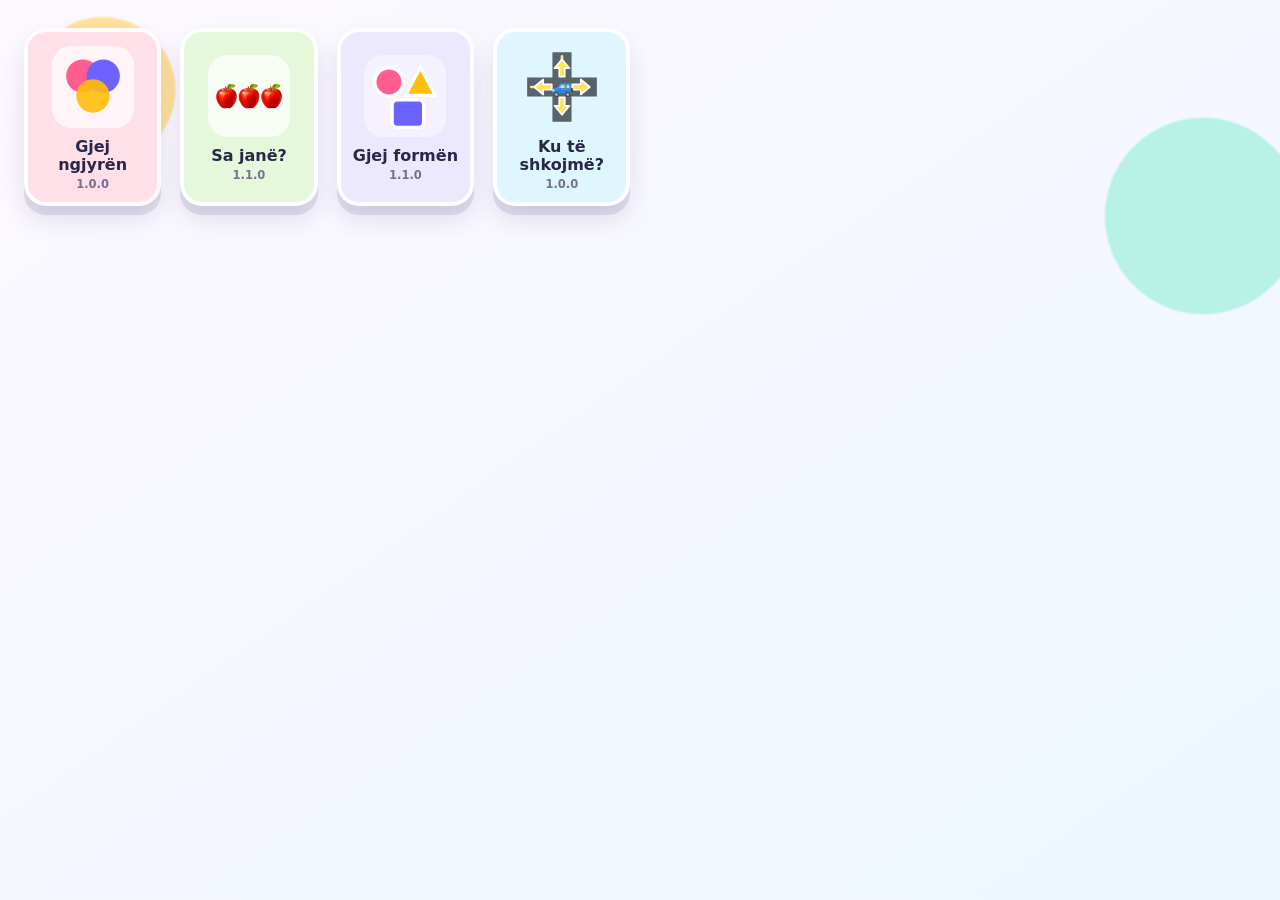
<file: index.html>
<!doctype html>
<html lang="sq">
  <head>
    <meta charset="UTF-8" />
    <meta name="viewport" content="width=device-width, initial-scale=1, viewport-fit=cover" />
    <meta name="theme-color" content="#6c63ff" />
    <title>Lojërat e mia</title>
    <link rel="stylesheet" href="styles.css" />
    <script src="app.js" defer></script>
  </head>
  <body>
    <main class="dashboard">
      <section aria-labelledby="apps-heading">
        <h2 id="apps-heading" class="visually-hidden">Lojëra dhe aktivitete</h2>
        <div id="app-grid" class="app-grid" aria-live="polite">
          <p class="loading">Po ngarkohen lojërat…</p>
        </div>
      </section>
    </main>
  </body>
</html>
</file>
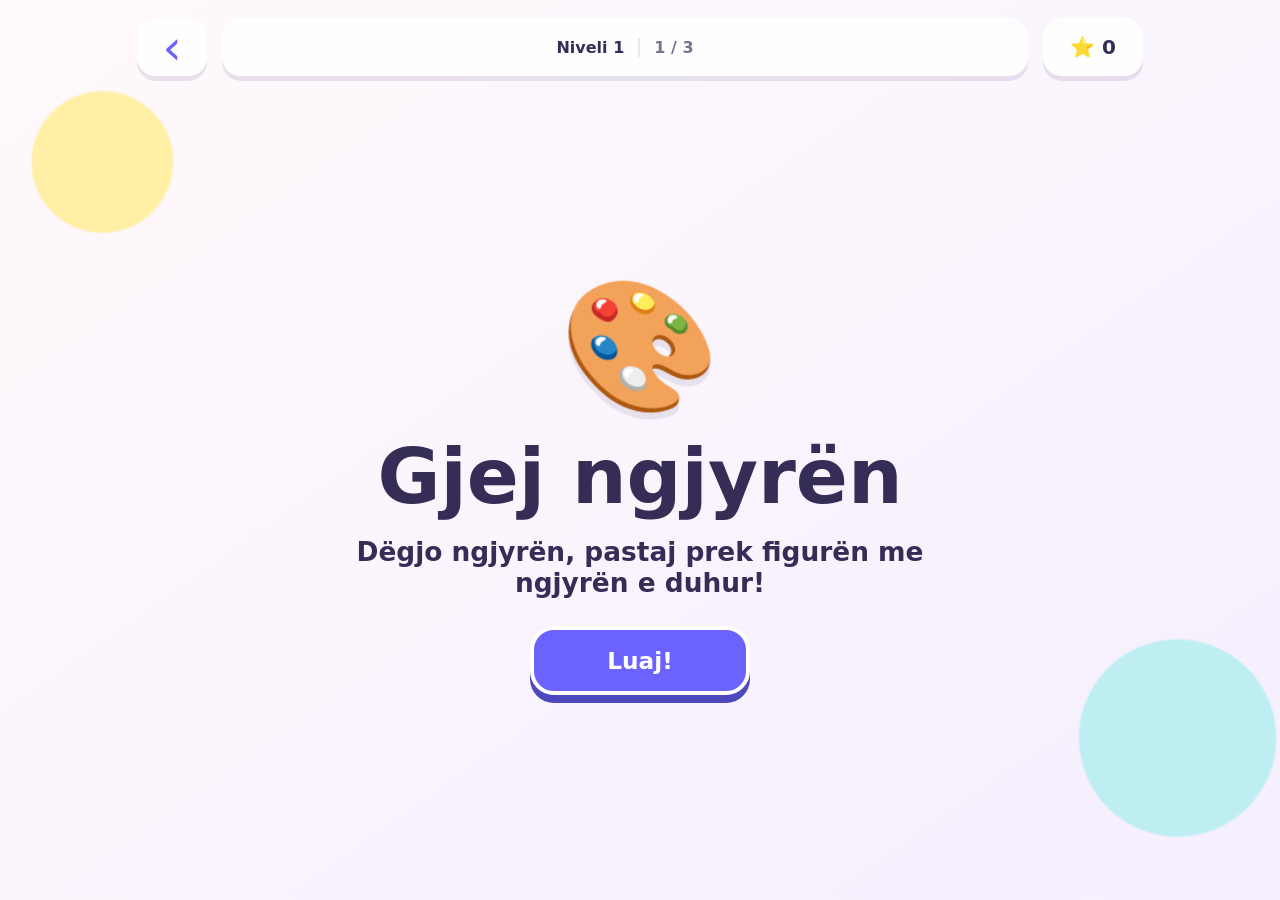
<file: apps/color-match/index.html>
<!doctype html>
<html lang="sq">
  <head>
    <meta charset="UTF-8" />
    <meta name="viewport" content="width=device-width, initial-scale=1, viewport-fit=cover" />
    <meta name="theme-color" content="#ffedf3" />
    <title>Gjej ngjyrën</title>
    <script>
      if (!location.pathname.endsWith("/") && !location.pathname.endsWith(".html")) {
        location.replace(`${location.pathname}/${location.search}${location.hash}`);
      }
    </script>
    <link rel="icon" href="icon.svg" type="image/svg+xml" />
    <link rel="stylesheet" href="game.css" />
    <script src="game.js" defer></script>
  </head>
  <body>
    <main class="game-shell">
      <header class="game-header">
        <a class="home-button" href="../../index.html" aria-label="Kthehu te të gjitha lojërat">‹</a>
        <div class="level-box">
          <span id="level-label">Niveli 1</span>
          <span id="round-label">1 / 3</span>
        </div>
        <div class="score-box" aria-label="Pikët e tanishme">⭐ <span id="score">0</span></div>
      </header>

      <section id="start-screen" class="panel start-screen">
        <div class="rainbow" aria-hidden="true">🎨</div>
        <h1>Gjej ngjyrën</h1>
        <p>Dëgjo ngjyrën, pastaj prek figurën me ngjyrën e duhur!</p>
        <button id="start-button" class="primary-button" type="button">Luaj!</button>
      </section>

      <section id="play-screen" class="play-screen hidden" aria-labelledby="instruction">
        <div class="timer-track" aria-label="Koha e mbetur">
          <div id="timer-bar" class="timer-bar"></div>
        </div>

        <div class="prompt-row">
          <h1 id="instruction">Cilën ngjyrë dëgjove?</h1>
          <button id="repeat-button" class="repeat-button" type="button" aria-label="Dëgjoje ngjyrën përsëri">🔊</button>
        </div>

        <div id="choices" class="choices" aria-label="Zgjedhjet e ngjyrave"></div>
        <p id="feedback" class="feedback" aria-live="assertive">Dëgjo me kujdes!</p>
      </section>

      <section id="end-screen" class="panel end-screen hidden" aria-live="polite">
        <div id="result-picture" class="result-picture" aria-hidden="true"></div>
        <h1 id="result-title"></h1>
        <p id="result-score"></p>
        <button id="restart-button" class="primary-button" type="button"></button>
        <a class="dashboard-link" href="../../index.html">Kthehu te lojërat</a>
      </section>

      <div id="confetti" class="confetti" aria-hidden="true"></div>
      <audio id="color-audio" preload="auto" playsinline></audio>
    </main>
  </body>
</html>
</file>
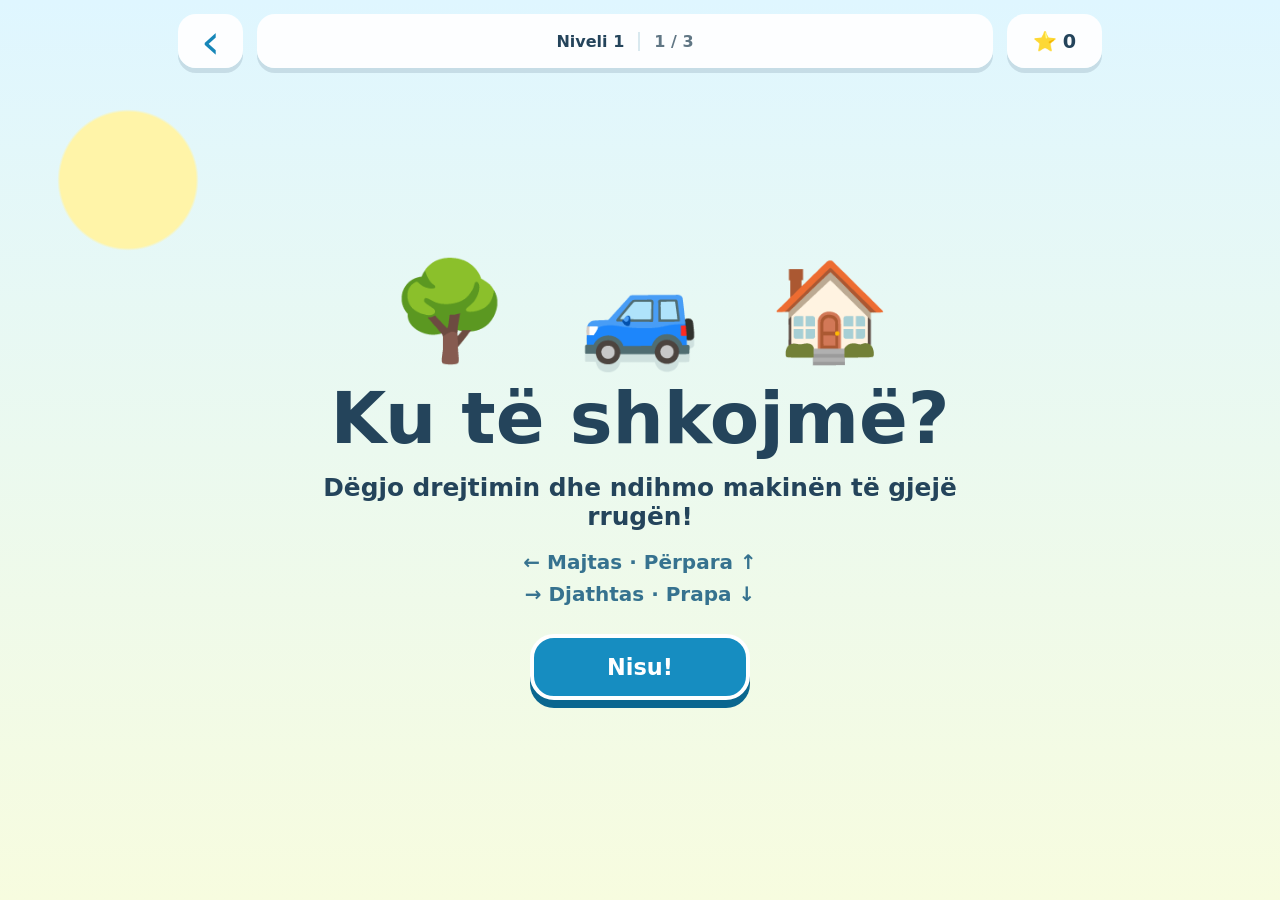
<file: apps/direction-drive/index.html>
<!doctype html>
<html lang="sq">
  <head>
    <meta charset="UTF-8" />
    <meta name="viewport" content="width=device-width, initial-scale=1, viewport-fit=cover" />
    <meta name="theme-color" content="#dff6ff" />
    <title>Ku të shkojmë?</title>
    <script>
      if (!location.pathname.endsWith("/") && !location.pathname.endsWith(".html")) {
        location.replace(location.pathname + "/" + location.search + location.hash);
      }
    </script>
    <link rel="icon" href="icon.svg" type="image/svg+xml" />
    <link rel="stylesheet" href="game.css" />
    <script src="game.js" defer></script>
  </head>
  <body>
    <main class="game-shell">
      <header class="game-header">
        <a class="home-button" href="../../index.html" aria-label="Kthehu te të gjitha lojërat">‹</a>
        <div class="level-box"><span id="level-label">Niveli 1</span><span id="round-label">1 / 3</span></div>
        <div class="score-box" aria-label="Pikët e tanishme">⭐ <span id="score">0</span></div>
      </header>
      <section id="start-screen" class="panel start-screen">
        <div class="start-scene" aria-hidden="true"><span>🌳</span><span class="start-car">🚙</span><span>🏠</span></div>
        <h1>Ku të shkojmë?</h1>
        <p>Dëgjo drejtimin dhe ndihmo makinën të gjejë rrugën!</p>
        <div class="word-preview" aria-hidden="true">← Majtas · Përpara ↑<br />→ Djathtas · Prapa ↓</div>
        <button id="start-button" class="primary-button" type="button">Nisu!</button>
      </section>
      <section id="play-screen" class="play-screen hidden" aria-labelledby="instruction">
        <div class="timer-track" aria-label="Koha e mbetur"><div id="timer-bar" class="timer-bar"></div></div>
        <div class="prompt-row">
          <h1 id="instruction">Dëgjo drejtimin!</h1>
          <button id="repeat-button" class="repeat-button" type="button" aria-label="Dëgjo drejtimin përsëri">🔊</button>
        </div>
        <div id="road" class="road" aria-label="Kryqëzim me katër drejtime">
          <div class="road-line vertical"></div><div class="road-line horizontal"></div>
          <span id="destination" class="destination" aria-hidden="true"></span>
          <span id="car" class="car" aria-hidden="true">🚙</span>
          <div id="controls" class="controls">
            <button class="direction forward" data-direction="forward" type="button" aria-label="Përpara"><span class="arrow">↑</span><span class="direction-label">Përpara</span></button>
            <button class="direction left" data-direction="left" type="button" aria-label="Majtas"><span class="arrow">←</span><span class="direction-label">Majtas</span></button>
            <button class="direction right" data-direction="right" type="button" aria-label="Djathtas"><span class="arrow">→</span><span class="direction-label">Djathtas</span></button>
            <button class="direction backward" data-direction="backward" type="button" aria-label="Prapa"><span class="arrow">↓</span><span class="direction-label">Prapa</span></button>
          </div>
        </div>
        <p id="feedback" class="feedback" aria-live="assertive">Dëgjo me kujdes!</p>
      </section>
      <section id="end-screen" class="panel end-screen hidden" aria-live="polite">
        <div id="result-picture" class="result-picture" aria-hidden="true"></div>
        <h1 id="result-title"></h1><p id="result-score"></p>
        <button id="restart-button" class="primary-button" type="button"></button>
        <a class="dashboard-link" href="../../index.html">Kthehu te lojërat</a>
      </section>
      <div id="confetti" class="confetti" aria-hidden="true"></div>
      <audio id="direction-audio" preload="auto" playsinline></audio>
    </main>
  </body>
</html>
</file>
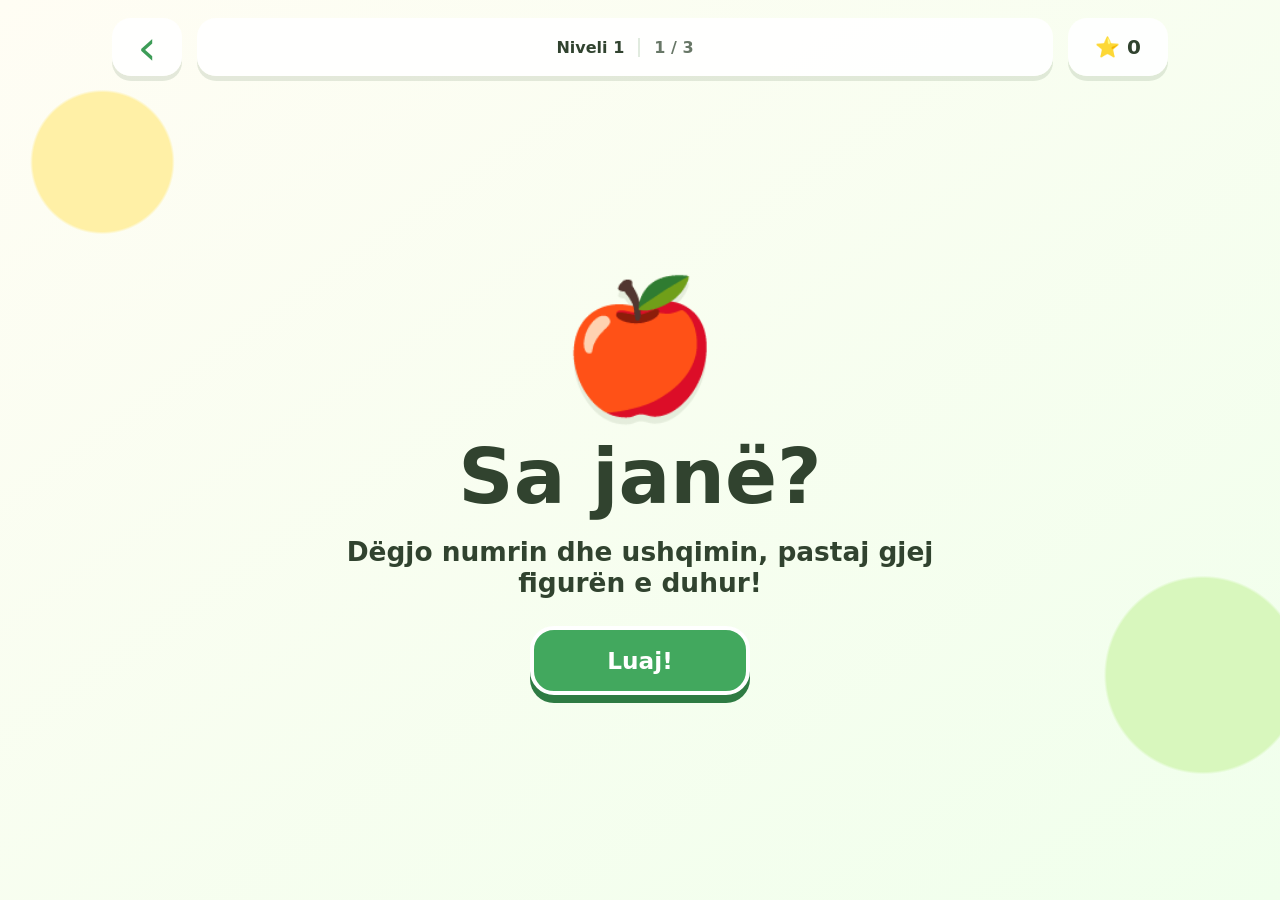
<file: apps/fruit-counting/index.html>
<!doctype html>
<html lang="sq">
  <head>
    <meta charset="UTF-8" />
    <meta name="viewport" content="width=device-width, initial-scale=1, viewport-fit=cover" />
    <meta name="theme-color" content="#f7fff2" />
    <title>Sa janë?</title>
    <script>
      if (!location.pathname.endsWith("/") && !location.pathname.endsWith(".html")) {
        location.replace(`${location.pathname}/${location.search}${location.hash}`);
      }
    </script>
    <link rel="icon" href="assets/counts/apple/3.png" type="image/png" />
    <link rel="stylesheet" href="game.css" />
    <script src="game.js" defer></script>
  </head>
  <body>
    <main class="game-shell">
      <header class="game-header">
        <a class="home-button" href="../../index.html" aria-label="Kthehu te të gjitha lojërat">‹</a>
        <div class="level-box">
          <span id="level-label">Niveli 1</span>
          <span id="round-label">1 / 3</span>
        </div>
        <div class="score-box" aria-label="Pikët e tanishme">⭐ <span id="score">0</span></div>
      </header>

      <section id="start-screen" class="panel start-screen">
        <div class="start-picture" aria-hidden="true">🍎</div>
        <h1>Sa janë?</h1>
        <p>Dëgjo numrin dhe ushqimin, pastaj gjej figurën e duhur!</p>
        <button id="start-button" class="primary-button" type="button" disabled>Po ngarkohet…</button>
      </section>

      <section id="play-screen" class="play-screen hidden" aria-labelledby="instruction">
        <div class="timer-track" aria-label="Koha e mbetur">
          <div id="timer-bar" class="timer-bar"></div>
        </div>

        <div class="prompt-row">
          <h1 id="instruction">Sa janë?</h1>
          <button id="repeat-button" class="repeat-button" type="button" aria-label="Dëgjoje përsëri">🔊</button>
        </div>

        <div id="choices" class="choices" aria-label="Zgjedhjet"></div>
        <p id="feedback" class="feedback" aria-live="assertive">Dëgjo me kujdes!</p>
      </section>

      <section id="end-screen" class="panel end-screen hidden" aria-live="polite">
        <div id="result-picture" class="result-picture" aria-hidden="true"></div>
        <h1 id="result-title"></h1>
        <p id="result-score"></p>
        <button id="restart-button" class="primary-button" type="button"></button>
        <a class="dashboard-link" href="../../index.html">Kthehu te lojërat</a>
      </section>

      <div id="confetti" class="confetti" aria-hidden="true"></div>
      <audio id="prompt-audio" preload="auto" playsinline></audio>
    </main>
  </body>
</html>
</file>
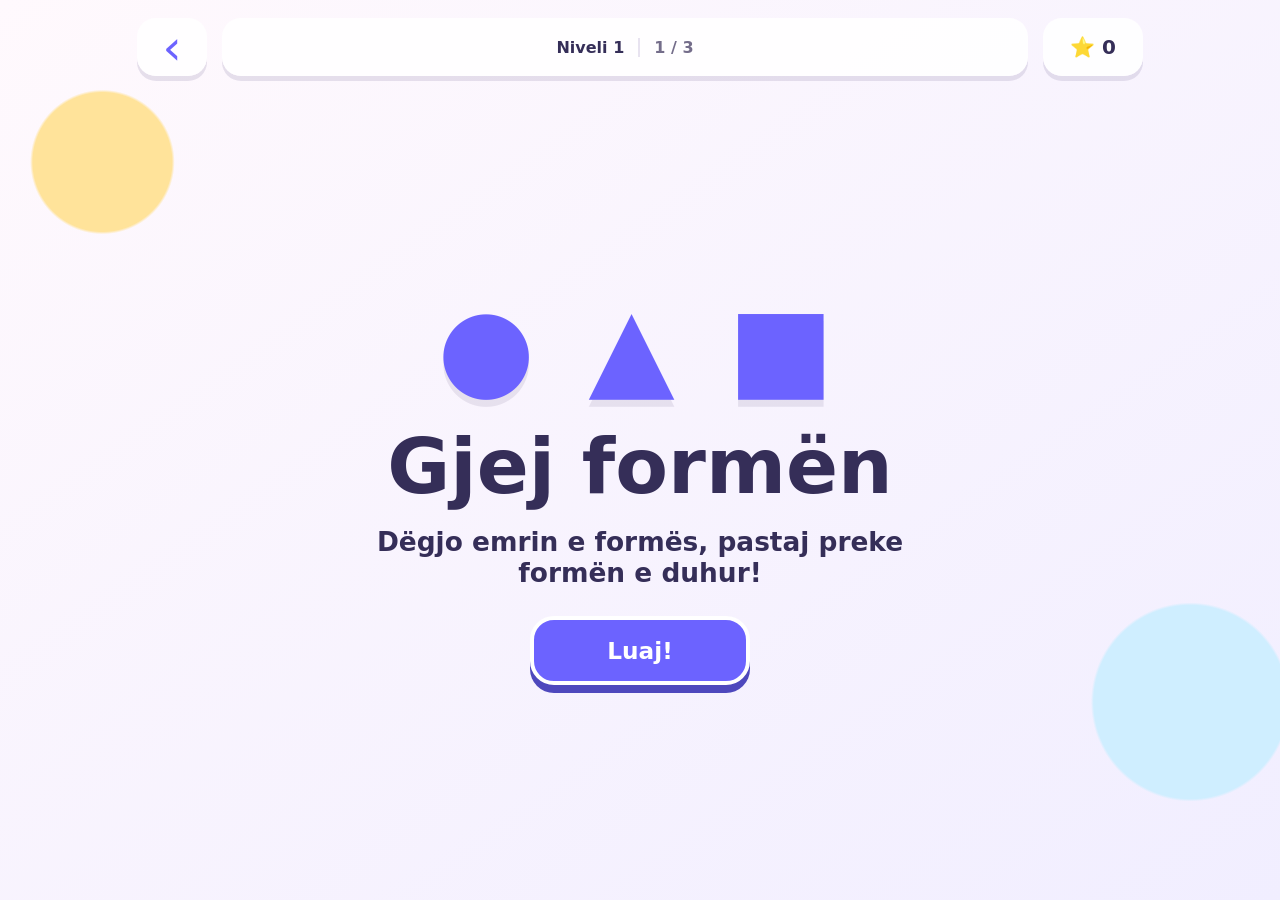
<file: apps/shape-match/index.html>
<!doctype html>
<html lang="sq">
  <head>
    <meta charset="UTF-8" />
    <meta name="viewport" content="width=device-width, initial-scale=1, viewport-fit=cover" />
    <meta name="theme-color" content="#f5f2ff" />
    <title>Gjej formën</title>
    <script>
      if (!location.pathname.endsWith("/") && !location.pathname.endsWith(".html")) {
        location.replace(`${location.pathname}/${location.search}${location.hash}`);
      }
    </script>
    <link rel="icon" href="icon.svg" type="image/svg+xml" />
    <link rel="stylesheet" href="game.css" />
    <script src="game.js" defer></script>
  </head>
  <body>
    <main class="game-shell">
      <header class="game-header">
        <a class="home-button" href="../../index.html" aria-label="Kthehu te të gjitha lojërat">‹</a>
        <div class="level-box">
          <span id="level-label">Niveli 1</span>
          <span id="round-label">1 / 3</span>
        </div>
        <div class="score-box" aria-label="Pikët e tanishme">⭐ <span id="score">0</span></div>
      </header>

      <section id="start-screen" class="panel start-screen">
        <div class="shape-symbols" aria-hidden="true">● ▲ ■</div>
        <h1>Gjej formën</h1>
        <p>Dëgjo emrin e formës, pastaj preke formën e duhur!</p>
        <button id="start-button" class="primary-button" type="button">Luaj!</button>
      </section>

      <section id="play-screen" class="play-screen hidden" aria-labelledby="instruction">
        <div class="timer-track" aria-label="Koha e mbetur">
          <div id="timer-bar" class="timer-bar"></div>
        </div>

        <div class="prompt-row">
          <h1 id="instruction">Cilën formë dëgjove?</h1>
          <button id="repeat-button" class="repeat-button" type="button" aria-label="Dëgjoje formën përsëri">🔊</button>
        </div>

        <div id="choices" class="choices" aria-label="Zgjedhjet e formave"></div>
        <p id="feedback" class="feedback" aria-live="assertive">Dëgjo me kujdes!</p>
      </section>

      <section id="end-screen" class="panel end-screen hidden" aria-live="polite">
        <div id="result-picture" class="result-picture" aria-hidden="true"></div>
        <h1 id="result-title"></h1>
        <p id="result-score"></p>
        <button id="restart-button" class="primary-button" type="button"></button>
        <a class="dashboard-link" href="../../index.html">Kthehu te lojërat</a>
      </section>

      <div id="confetti" class="confetti" aria-hidden="true"></div>
      <audio id="shape-audio" preload="auto" playsinline></audio>
    </main>
  </body>
</html>
</file>
<file: styles.css>
:root {
  font-family: "Trebuchet MS", "Arial Rounded MT Bold", system-ui, sans-serif;
  color: #292748;
  background: #f7f3ff;
  font-synthesis: none;
}

* { box-sizing: border-box; }

body {
  min-height: 100vh;
  min-height: 100dvh;
  margin: 0;
  background:
    radial-gradient(circle at 8% 10%, #ffe19c 0 5%, transparent 5.2%),
    radial-gradient(circle at 94% 24%, #b8f2e6 0 7%, transparent 7.2%),
    linear-gradient(145deg, #fdf8ff, #edf7ff);
}

.dashboard {
  width: min(1400px, 100%);
  min-height: 100vh;
  margin: auto;
  padding: max(28px, env(safe-area-inset-top)) max(24px, env(safe-area-inset-right)) max(32px, env(safe-area-inset-bottom)) max(24px, env(safe-area-inset-left));
}

.app-grid {
  display: grid;
  grid-template-columns: repeat(8, minmax(0, 1fr));
  gap: clamp(12px, 1.5vw, 20px);
}

.app-card {
  display: flex;
  min-height: 150px;
  padding: 14px 10px 12px;
  align-items: center;
  flex-direction: column;
  justify-content: center;
  gap: 10px;
  color: #292748;
  text-align: center;
  text-decoration: none;
  border: 4px solid rgba(255,255,255,.9);
  border-radius: 22px;
  background: var(--card-color, #fff);
  box-shadow: 0 9px 0 rgba(59, 51, 105, .12), 0 14px 25px rgba(59, 51, 105, .12);
  transition: transform .15s ease, box-shadow .15s ease;
  -webkit-tap-highlight-color: transparent;
  touch-action: manipulation;
}

.app-card:hover, .app-card:focus-visible {
  outline: none;
  transform: translateY(-5px) scale(1.02);
  box-shadow: 0 12px 0 rgba(59, 51, 105, .12), 0 18px 30px rgba(59, 51, 105, .16);
}

.app-card:active { transform: translateY(4px); box-shadow: 0 4px 0 rgba(59, 51, 105, .12); }
.app-icon { width: 82px; height: 82px; object-fit: cover; border-radius: 20px; background: rgba(255,255,255,.7); }
.app-details { display: block; width: 100%; }
.app-title { display: block; width: 100%; font-size: 1rem; font-weight: 900; line-height: 1.15; }
.app-version { display: block; width: 100%; margin-top: 4px; color: #77708e; font-size: .72rem; font-weight: 800; line-height: 1; }
.loading, .error { grid-column: 1 / -1; padding: 50px; text-align: center; font-size: 1.2rem; }
.error { color: #a33b3b; }
.visually-hidden { position: absolute; width: 1px; height: 1px; padding: 0; margin: -1px; overflow: hidden; clip: rect(0,0,0,0); white-space: nowrap; border: 0; }

@media (max-width: 1000px) {
  .app-grid { grid-template-columns: repeat(6, minmax(0, 1fr)); }
}

@media (max-width: 740px) {
  .app-grid { grid-template-columns: repeat(4, minmax(0, 1fr)); }
}

@media (max-width: 520px) {
  .dashboard { padding-inline: 16px; }
  .app-grid { grid-template-columns: repeat(2, minmax(0, 1fr)); gap: 14px; }
  .app-card { min-height: 165px; padding: 15px 10px; border-radius: 22px; }
  .app-icon { width: 82px; height: 82px; border-radius: 20px; }
  .app-title { font-size: 1.05rem; }
}

@media (prefers-reduced-motion: reduce) { .app-card { transition: none; } }
</file>
<file: apps/color-match/game.css>
:root {
  font-family: "Trebuchet MS", "Arial Rounded MT Bold", system-ui, sans-serif;
  color: #362d56;
  background: #fff6f9;
  font-synthesis: none;
}

* { box-sizing: border-box; }

body {
  min-height: 100vh;
  min-height: 100dvh;
  margin: 0;
  overflow-x: hidden;
  background:
    radial-gradient(circle at 8% 18%, #fff0a6 0 5%, transparent 5.2%),
    radial-gradient(circle at 92% 82%, #beeef2 0 7%, transparent 7.2%),
    linear-gradient(145deg, #fff9fb, #f5efff);
}

button, a { -webkit-tap-highlight-color: transparent; }
button { font: inherit; }

.game-shell {
  width: min(1050px, 100%);
  min-height: 100vh;
  min-height: 100dvh;
  margin: auto;
  padding: max(18px, env(safe-area-inset-top)) max(22px, env(safe-area-inset-right)) max(22px, env(safe-area-inset-bottom)) max(22px, env(safe-area-inset-left));
  position: relative;
}

.game-header {
  display: grid;
  grid-template-columns: 70px 1fr 100px;
  align-items: center;
  gap: 15px;
  margin-bottom: 16px;
}

.home-button, .score-box, .level-box {
  min-height: 58px;
  border-radius: 19px;
  background: rgba(255, 255, 255, .9);
  box-shadow: 0 5px 0 rgba(79, 62, 125, .12);
}

.home-button {
  display: grid;
  place-items: center;
  color: #6c63ff;
  font-size: 3rem;
  line-height: 1;
  text-decoration: none;
}

.level-box { display: flex; align-items: center; justify-content: center; gap: 14px; font-weight: 900; }
.level-box span + span { padding-left: 14px; color: #77708e; border-left: 2px solid #e8e4f0; }
.score-box { display: flex; align-items: center; justify-content: center; gap: 7px; font-size: 1.25rem; font-weight: 900; }

.panel {
  min-height: calc(100dvh - 118px);
  display: flex;
  align-items: center;
  justify-content: center;
  flex-direction: column;
  text-align: center;
}

.start-screen h1, .end-screen h1 { margin: 10px 0; font-size: clamp(2.5rem, 7vw, 4.8rem); }
.start-screen p, .end-screen p { max-width: 600px; margin: 5px 0 28px; font-size: clamp(1.15rem, 3vw, 1.65rem); font-weight: 700; }
.rainbow, .result-picture { font-size: clamp(5rem, 15vw, 8rem); filter: drop-shadow(0 7px 0 rgba(70, 50, 100, .1)); }

.primary-button {
  min-width: 220px;
  padding: 17px 34px;
  border: 4px solid white;
  border-radius: 24px;
  color: white;
  background: #6c63ff;
  box-shadow: 0 8px 0 #4e48bd;
  font-size: 1.45rem;
  font-weight: 900;
  cursor: pointer;
}

.primary-button:active { transform: translateY(5px); box-shadow: 0 3px 0 #4e48bd; }
.play-screen { padding-top: 5px; }
.timer-track { height: 15px; overflow: hidden; border: 3px solid white; border-radius: 20px; background: #e7e2ee; box-shadow: 0 3px 8px rgba(55, 40, 90, .1); }
.timer-bar { width: 100%; height: 100%; border-radius: inherit; background: linear-gradient(90deg, #43c59e, #83e377); transform-origin: left; }

.prompt-row { min-height: 115px; display: flex; align-items: center; justify-content: center; gap: 18px; text-align: center; }
.prompt-row h1 { margin: 0; font-size: clamp(1.5rem, 4vw, 2.3rem); }
.repeat-button {
  flex: 0 0 auto;
  width: 62px;
  height: 62px;
  border: 0;
  border-radius: 50%;
  background: #fff;
  box-shadow: 0 5px 0 #dcd4e6;
  font-size: 1.65rem;
  cursor: pointer;
}
.repeat-button:active { transform: translateY(3px); box-shadow: 0 2px 0 #dcd4e6; }

.choices {
  display: grid;
  grid-template-columns: repeat(3, minmax(0, 1fr));
  align-items: center;
  gap: clamp(25px, 7vw, 70px);
  min-height: 330px;
  padding: 20px clamp(10px, 5vw, 55px);
}

.choice {
  width: 100%;
  aspect-ratio: 1;
  max-width: 220px;
  justify-self: center;
  border: 9px solid rgba(255, 255, 255, .95);
  background: var(--choice-color);
  box-shadow: 0 10px 0 rgba(52, 40, 82, .18), 0 16px 25px rgba(52, 40, 82, .12);
  cursor: pointer;
  transition: transform .12s ease, opacity .12s ease;
}

.choice.square { border-radius: 25px; }
.choice.circle { border-radius: 50%; }
.choice.triangle {
  position: relative;
  aspect-ratio: 1;
  border: 0;
  border-radius: 0;
  background: white;
  clip-path: polygon(50% 0, 100% 100%, 0 100%);
  box-shadow: none;
  filter: drop-shadow(0 10px 0 rgba(52, 40, 82, .18)) drop-shadow(0 8px 12px rgba(52, 40, 82, .12));
}

.choice.triangle::before {
  content: "";
  position: absolute;
  inset: 0;
  background: var(--choice-color);
  clip-path: polygon(50% 7%, 94% 94%, 6% 94%);
}

.choice:hover:not(:disabled), .choice:focus-visible { transform: scale(1.06); outline: 7px solid #fff; outline-offset: 5px; }
.choice:active:not(:disabled) { transform: translateY(6px); }
.choice:disabled { cursor: default; }
.choice.dimmed { opacity: .35; }
.choice.correct { animation: correct-pop .55s ease-in-out infinite alternate; outline: 8px solid #50c878; outline-offset: 6px; }
.choice.wrong { animation: wrong-shake .35s ease-in-out; outline: 8px solid #ff5364; outline-offset: 6px; }

.feedback { min-height: 48px; margin: 4px 0 0; text-align: center; font-size: clamp(1.25rem, 3vw, 1.7rem); font-weight: 900; }
.feedback.good { color: #16865d; }
.feedback.try { color: #d14354; }
.dashboard-link { margin-top: 24px; color: #60578a; font-size: 1.1rem; font-weight: 900; }
.confetti { position: fixed; inset: 0; overflow: hidden; pointer-events: none; }
.confetti-piece { position: absolute; top: -10vh; width: 13px; height: 25px; animation: confetti-fall var(--duration) linear var(--delay) forwards; }
.hidden { display: none !important; }

@keyframes correct-pop { to { transform: scale(1.1) rotate(3deg); } }
@keyframes wrong-shake { 25% { transform: translateX(-10px); } 50% { transform: translateX(10px); } 75% { transform: translateX(-7px); } }
@keyframes confetti-fall { to { transform: translate3d(var(--drift), 115vh, 0) rotate(760deg); } }

@media (max-width: 650px) {
  .game-shell { padding-inline: 14px; }
  .game-header { grid-template-columns: 55px 1fr 75px; gap: 8px; }
  .home-button, .score-box, .level-box { min-height: 50px; border-radius: 15px; }
  .home-button { font-size: 2.5rem; }
  .level-box { gap: 7px; font-size: .9rem; }
  .level-box span + span { padding-left: 7px; }
  .score-box { font-size: 1rem; }
  .choices { gap: 12px; min-height: 240px; padding-inline: 0; }
  .choice { border-width: 6px; border-radius: 16px; }
  .choice.triangle { height: auto; }
  .prompt-row { min-height: 105px; }
  .repeat-button { width: 54px; height: 54px; }
}

@media (prefers-reduced-motion: reduce) {
  .choice { transition: none; }
  .choice.correct { animation: none; }
  .confetti-piece { animation-duration: .01ms; }
}
</file>
<file: apps/direction-drive/game.css>
:root { font-family: "Trebuchet MS", "Arial Rounded MT Bold", system-ui, sans-serif; color: #24445b; background: #eaf9ff; font-synthesis: none; }
* { box-sizing: border-box; }
body { min-height: 100vh; min-height: 100dvh; margin: 0; overflow-x: hidden; background: radial-gradient(circle at 10% 20%, #fff4a8 0 5%, transparent 5.2%), linear-gradient(#dff6ff, #f7fcdf); }
button, a { -webkit-tap-highlight-color: transparent; }
button { font: inherit; }
.game-shell { width: min(960px, 100%); min-height: 100vh; min-height: 100dvh; margin: auto; padding: max(14px, env(safe-area-inset-top)) max(18px, env(safe-area-inset-right)) max(18px, env(safe-area-inset-bottom)) max(18px, env(safe-area-inset-left)); position: relative; }
.game-header { display: grid; grid-template-columns: 65px 1fr 95px; align-items: center; gap: 14px; margin-bottom: 12px; }
.home-button, .score-box, .level-box { min-height: 54px; border-radius: 18px; background: rgba(255,255,255,.94); box-shadow: 0 5px 0 rgba(36,68,91,.14); }
.home-button { display: grid; place-items: center; color: #1686b8; font-size: 3rem; line-height: 1; text-decoration: none; }
.level-box { display: flex; align-items: center; justify-content: center; gap: 14px; font-weight: 900; }
.level-box span + span { padding-left: 14px; color: #607684; border-left: 2px solid #d9e9ef; }
.score-box { display: flex; align-items: center; justify-content: center; gap: 6px; font-size: 1.2rem; font-weight: 900; }
.panel { min-height: calc(100dvh - 105px); display: flex; align-items: center; justify-content: center; flex-direction: column; text-align: center; }
.start-screen h1, .end-screen h1 { margin: 8px 0; font-size: clamp(2.5rem, 7vw, 4.5rem); }
.start-screen p, .end-screen p { max-width: 650px; margin: 5px 0 15px; font-size: clamp(1.15rem, 3vw, 1.55rem); font-weight: 700; }
.start-scene { display: flex; gap: clamp(24px, 7vw, 70px); align-items: center; font-size: clamp(3.5rem, 10vw, 6rem); }
.start-car { filter: drop-shadow(0 8px 0 rgba(36,68,91,.13)); }
.word-preview { margin-bottom: 24px; color: #36728f; font-size: clamp(1rem, 2.5vw, 1.25rem); font-weight: 900; line-height: 1.6; }
.primary-button { min-width: 220px; padding: 16px 34px; border: 4px solid white; border-radius: 24px; color: white; background: #168dc1; box-shadow: 0 8px 0 #0a668f; font-size: 1.4rem; font-weight: 900; cursor: pointer; }
.primary-button:active { transform: translateY(5px); box-shadow: 0 3px 0 #0a668f; }
.timer-track { height: 14px; overflow: hidden; border: 3px solid white; border-radius: 20px; background: #d5e4e9; }
.timer-bar { width: 100%; height: 100%; background: linear-gradient(90deg,#43c59e,#8ce071); transform-origin: left; }
.prompt-row { min-height: 75px; display: flex; align-items: center; justify-content: center; gap: 16px; }
.prompt-row h1 { margin: 0; font-size: clamp(1.5rem,4vw,2.2rem); }
.repeat-button { width: 56px; height: 56px; border: 0; border-radius: 50%; background: white; box-shadow: 0 5px 0 #cbdde5; font-size: 1.5rem; cursor: pointer; }
.repeat-button:active { transform: translateY(3px); box-shadow: 0 2px 0 #cbdde5; }
.road { position: relative; width: min(580px, 94vw); aspect-ratio: 1.55; margin: 0 auto; overflow: hidden; border: 7px solid white; border-radius: 35px; background: #77cf70; box-shadow: 0 9px 0 rgba(36,68,91,.15); }
.road::before, .road::after { content: ""; position: absolute; z-index: 1; background: #59636b; }
.road::before { width: 31%; height: 100%; left: 34.5%; }
.road::after { width: 100%; height: 47%; top: 26.5%; }
.road-line { position: absolute; z-index: 2; border-color: #f7e980; border-style: dashed; }
.road-line.vertical { left: 49.4%; height: 100%; border-left-width: 4px; }
.road-line.horizontal { top: 49%; width: 100%; border-top-width: 4px; }
.car { position: absolute; z-index: 5; left: 50%; top: 50%; translate: -50% -50%; font-size: clamp(2.4rem,7vw,4.4rem); transition: transform .7s ease; filter: drop-shadow(0 5px 2px rgba(0,0,0,.22)); }
.destination { position: absolute; z-index: 4; font-size: clamp(2.2rem,6vw,3.5rem); filter: drop-shadow(0 4px 1px rgba(0,0,0,.15)); }
.at-left { left: 23%; top: 50%; translate: -50% -50%; }
.at-right { left: 77%; top: 50%; translate: -50% -50%; }
.at-forward { left: 50%; top: 22%; translate: -50% -50%; }
.at-backward { left: 50%; top: 78%; translate: -50% -50%; }
.controls { position: absolute; z-index: 8; inset: 0; pointer-events: none; }
.direction { position: absolute; display: flex; align-items: center; justify-content: center; gap: 4px; min-width: 94px; min-height: 65px; padding: 5px 10px; border: 5px solid white; border-radius: 21px; color: #24445b; background: #ffe45c; box-shadow: 0 6px 0 #c99f20; font-weight: 900; cursor: pointer; pointer-events: auto; transition: opacity .15s, transform .15s; }
.direction .arrow { font-size: 2.1rem; line-height: .8; }
.direction-label { font-size: .9rem; }
.direction.forward { left: 50%; top: 4%; translate: -50% 0; flex-direction: column; }
.direction.backward { left: 50%; bottom: 4%; translate: -50% 0; flex-direction: column; }
.direction.left { left: 3%; top: 50%; translate: 0 -50%; }
.direction.right { right: 3%; top: 50%; translate: 0 -50%; flex-direction: row-reverse; }
.direction:active:not(:disabled) { transform: translateY(4px); box-shadow: 0 2px 0 #c99f20; }
.direction.dimmed { opacity: .28; }
.direction.correct { outline: 7px solid #3dd07c; animation: pop .5s alternate infinite; }
.direction.wrong { outline: 7px solid #ff5364; animation: shake .35s; }
.car.drive-left { transform: translateX(-165px); }
.car.drive-right { transform: translateX(165px); }
.car.drive-forward { transform: translateY(-115px); }
.car.drive-backward { transform: translateY(115px); }
.feedback { min-height: 43px; margin: 12px 0 0; text-align: center; font-size: clamp(1.2rem,3vw,1.6rem); font-weight: 900; }
.feedback.good { color: #16865d; }
.feedback.try { color: #c73749; }
.result-picture { font-size: clamp(5rem,15vw,8rem); }
.dashboard-link { margin-top: 22px; color: #36728f; font-size: 1.1rem; font-weight: 900; }
.confetti { position: fixed; inset: 0; overflow: hidden; pointer-events: none; }
.confetti-piece { position: absolute; top: -10vh; width: 13px; height: 24px; animation: fall var(--duration) linear var(--delay) forwards; }
.hidden { display: none !important; }
@keyframes pop { to { transform: scale(1.08); } }
@keyframes shake { 25% { transform: translateX(-8px); } 50% { transform: translateX(8px); } 75% { transform: translateX(-5px); } }
@keyframes fall { to { transform: translate3d(var(--drift),115vh,0) rotate(720deg); } }
@media (max-width: 600px) {
  .game-shell { padding-inline: 10px; }
  .game-header { grid-template-columns: 52px 1fr 72px; gap: 7px; }
  .home-button,.score-box,.level-box { min-height: 48px; border-radius: 14px; }
  .home-button { font-size: 2.5rem; }
  .level-box { gap: 6px; font-size: .85rem; }
  .level-box span + span { padding-left: 6px; }
  .score-box { font-size: .95rem; }
  .prompt-row { min-height: 67px; }
  .road { width: min(540px,97vw); border-radius: 24px; border-width: 5px; }
  .direction { min-width: 72px; min-height: 53px; padding: 3px 6px; border-width: 4px; border-radius: 16px; }
  .direction .arrow { font-size: 1.7rem; }
  .direction-label { font-size: .7rem; }
  .car.drive-left { transform: translateX(-29vw); }
  .car.drive-right { transform: translateX(29vw); }
  .car.drive-forward { transform: translateY(-17vw); }
  .car.drive-backward { transform: translateY(17vw); }
  .feedback { margin-top: 9px; }
}
@media (prefers-reduced-motion: reduce) {
  .car,.direction { transition: none; }
  .direction.correct { animation: none; }
  .confetti-piece { animation-duration: .01ms; }
}
</file>
<file: apps/fruit-counting/game.css>
:root {
  font-family: "Trebuchet MS", "Arial Rounded MT Bold", system-ui, sans-serif;
  color: #31432f;
  background: #f7fff2;
  font-synthesis: none;
}

* { box-sizing: border-box; }

body {
  min-height: 100vh;
  min-height: 100dvh;
  margin: 0;
  overflow-x: hidden;
  background:
    radial-gradient(circle at 8% 18%, #fff0a6 0 5%, transparent 5.2%),
    radial-gradient(circle at 94% 75%, #d8f7bd 0 7%, transparent 7.2%),
    linear-gradient(145deg, #fffdf4, #f0ffec);
}

button, a { -webkit-tap-highlight-color: transparent; }
button { font: inherit; }

.game-shell {
  width: min(1100px, 100%);
  min-height: 100vh;
  min-height: 100dvh;
  margin: auto;
  padding: max(18px, env(safe-area-inset-top)) max(22px, env(safe-area-inset-right)) max(22px, env(safe-area-inset-bottom)) max(22px, env(safe-area-inset-left));
  position: relative;
}

.game-header {
  display: grid;
  grid-template-columns: 70px 1fr 100px;
  align-items: center;
  gap: 15px;
  margin-bottom: 16px;
}

.home-button, .score-box, .level-box {
  min-height: 58px;
  border-radius: 19px;
  background: rgba(255, 255, 255, .92);
  box-shadow: 0 5px 0 rgba(55, 91, 52, .13);
}

.home-button {
  display: grid;
  place-items: center;
  color: #3d9c57;
  font-size: 3rem;
  line-height: 1;
  text-decoration: none;
}

.level-box { display: flex; align-items: center; justify-content: center; gap: 14px; font-weight: 900; }
.level-box span + span { padding-left: 14px; color: #687767; border-left: 2px solid #e1ebdf; }
.score-box { display: flex; align-items: center; justify-content: center; gap: 7px; font-size: 1.25rem; font-weight: 900; }

.panel {
  min-height: calc(100dvh - 118px);
  display: flex;
  align-items: center;
  justify-content: center;
  flex-direction: column;
  text-align: center;
}

.start-screen h1, .end-screen h1 { margin: 10px 0; font-size: clamp(2.5rem, 7vw, 4.8rem); }
.start-screen p, .end-screen p { max-width: 620px; margin: 5px 0 28px; font-size: clamp(1.15rem, 3vw, 1.65rem); font-weight: 700; }
.start-picture, .result-picture { font-size: clamp(5rem, 15vw, 8rem); filter: drop-shadow(0 7px 0 rgba(70, 90, 50, .1)); }

.primary-button {
  min-width: 220px;
  padding: 17px 34px;
  border: 4px solid white;
  border-radius: 24px;
  color: white;
  background: #42a85e;
  box-shadow: 0 8px 0 #2e7b43;
  font-size: 1.45rem;
  font-weight: 900;
  cursor: pointer;
}

.primary-button:disabled { opacity: .55; cursor: wait; }
.primary-button:active:not(:disabled) { transform: translateY(5px); box-shadow: 0 3px 0 #2e7b43; }
.play-screen { padding-top: 5px; }
.timer-track { height: 15px; overflow: hidden; border: 3px solid white; border-radius: 20px; background: #e0e9de; box-shadow: 0 3px 8px rgba(55, 85, 50, .1); }
.timer-bar { width: 100%; height: 100%; border-radius: inherit; background: linear-gradient(90deg, #42a85e, #8bd450); transform-origin: left; }

.prompt-row { min-height: 105px; display: flex; align-items: center; justify-content: center; gap: 18px; text-align: center; }
.prompt-row h1 { margin: 0; font-size: clamp(1.7rem, 4vw, 2.5rem); }
.repeat-button {
  flex: 0 0 auto;
  width: 62px;
  height: 62px;
  border: 0;
  border-radius: 50%;
  background: #fff;
  box-shadow: 0 5px 0 #d5dfd2;
  font-size: 1.65rem;
  cursor: pointer;
}
.repeat-button:active { transform: translateY(3px); box-shadow: 0 2px 0 #d5dfd2; }

.choices {
  display: grid;
  grid-template-columns: repeat(3, minmax(0, 1fr));
  align-items: stretch;
  gap: clamp(14px, 3vw, 28px);
  min-height: 360px;
  padding: 12px 0 20px;
}

.choice {
  display: grid;
  min-width: 0;
  min-height: 330px;
  place-items: center;
  padding: 12px;
  border: 7px solid rgba(255, 255, 255, .96);
  border-radius: 28px;
  background: var(--choice-background, #fff5cc);
  box-shadow: 0 9px 0 rgba(55, 75, 45, .16), 0 15px 25px rgba(55, 75, 45, .12);
  cursor: pointer;
  transition: transform .12s ease, opacity .12s ease;
}

.choice img { width: 100%; max-width: 285px; max-height: 285px; object-fit: contain; pointer-events: none; }
.choice:hover:not(:disabled), .choice:focus-visible { transform: scale(1.035); outline: 6px solid #fff; outline-offset: 4px; }
.choice:active:not(:disabled) { transform: translateY(6px); }
.choice:disabled { cursor: default; }
.choice.dimmed { opacity: .35; }
.choice.correct { animation: correct-pop .55s ease-in-out infinite alternate; outline: 8px solid #50c878; outline-offset: 5px; }
.choice.wrong { animation: wrong-shake .35s ease-in-out; outline: 8px solid #ff5364; outline-offset: 5px; }

.feedback { min-height: 48px; margin: 4px 0 0; text-align: center; font-size: clamp(1.25rem, 3vw, 1.7rem); font-weight: 900; }
.feedback.good { color: #16865d; }
.feedback.try { color: #d14354; }
.dashboard-link { margin-top: 24px; color: #52704f; font-size: 1.1rem; font-weight: 900; }
.confetti { position: fixed; inset: 0; overflow: hidden; pointer-events: none; }
.confetti-piece { position: absolute; top: -10vh; width: 13px; height: 25px; animation: confetti-fall var(--duration) linear var(--delay) forwards; }
.hidden { display: none !important; }

@keyframes correct-pop { to { transform: scale(1.045) rotate(1deg); } }
@keyframes wrong-shake { 25% { transform: translateX(-10px); } 50% { transform: translateX(10px); } 75% { transform: translateX(-7px); } }
@keyframes confetti-fall { to { transform: translate3d(var(--drift), 115vh, 0) rotate(760deg); } }

@media (max-width: 720px) {
  .game-shell { padding-inline: 12px; }
  .game-header { grid-template-columns: 55px 1fr 75px; gap: 8px; }
  .home-button, .score-box, .level-box { min-height: 50px; border-radius: 15px; }
  .home-button { font-size: 2.5rem; }
  .level-box { gap: 7px; font-size: .9rem; }
  .level-box span + span { padding-left: 7px; }
  .score-box { font-size: 1rem; }
  .choices { min-height: 250px; gap: 8px; }
  .choice { min-height: 230px; padding: 5px; border-width: 5px; border-radius: 20px; }
  .choice img { max-height: 215px; }
  .prompt-row { min-height: 90px; }
  .repeat-button { width: 52px; height: 52px; }
}

@media (prefers-reduced-motion: reduce) {
  .choice { transition: none; }
  .choice.correct { animation: none; }
  .confetti-piece { animation-duration: .01ms; }
}
</file>
<file: apps/shape-match/game.css>
:root {
  font-family: "Trebuchet MS", "Arial Rounded MT Bold", system-ui, sans-serif;
  color: #352e58;
  background: #f7f4ff;
  font-synthesis: none;
}

* { box-sizing: border-box; }

body {
  min-height: 100vh;
  min-height: 100dvh;
  margin: 0;
  overflow-x: hidden;
  background:
    radial-gradient(circle at 8% 18%, #ffe39a 0 5%, transparent 5.2%),
    radial-gradient(circle at 93% 78%, #cfeeff 0 7%, transparent 7.2%),
    linear-gradient(145deg, #fff9fd, #f1eeff);
}

button, a { -webkit-tap-highlight-color: transparent; }
button { font: inherit; }

.game-shell {
  width: min(1050px, 100%);
  min-height: 100vh;
  min-height: 100dvh;
  margin: auto;
  padding: max(18px, env(safe-area-inset-top)) max(22px, env(safe-area-inset-right)) max(22px, env(safe-area-inset-bottom)) max(22px, env(safe-area-inset-left));
  position: relative;
}

.game-header {
  display: grid;
  grid-template-columns: 70px 1fr 100px;
  align-items: center;
  gap: 15px;
  margin-bottom: 16px;
}

.home-button, .score-box, .level-box {
  min-height: 58px;
  border-radius: 19px;
  background: rgba(255, 255, 255, .92);
  box-shadow: 0 5px 0 rgba(75, 60, 120, .13);
}

.home-button {
  display: grid;
  place-items: center;
  color: #6c63ff;
  font-size: 3rem;
  line-height: 1;
  text-decoration: none;
}

.level-box { display: flex; align-items: center; justify-content: center; gap: 14px; font-weight: 900; }
.level-box span + span { padding-left: 14px; color: #746d8a; border-left: 2px solid #e8e3f0; }
.score-box { display: flex; align-items: center; justify-content: center; gap: 7px; font-size: 1.25rem; font-weight: 900; }

.panel {
  min-height: calc(100dvh - 118px);
  display: flex;
  align-items: center;
  justify-content: center;
  flex-direction: column;
  text-align: center;
}

.start-screen h1, .end-screen h1 { margin: 10px 0; font-size: clamp(2.5rem, 7vw, 4.8rem); }
.start-screen p, .end-screen p { max-width: 620px; margin: 5px 0 28px; font-size: clamp(1.15rem, 3vw, 1.65rem); font-weight: 700; }
.shape-symbols { color: #6c63ff; font-size: clamp(4rem, 12vw, 7rem); letter-spacing: .08em; filter: drop-shadow(0 7px 0 rgba(70, 50, 100, .1)); }
.result-picture { font-size: clamp(5rem, 15vw, 8rem); filter: drop-shadow(0 7px 0 rgba(70, 50, 100, .1)); }

.primary-button {
  min-width: 220px;
  padding: 17px 34px;
  border: 4px solid white;
  border-radius: 24px;
  color: white;
  background: #6c63ff;
  box-shadow: 0 8px 0 #4e48bd;
  font-size: 1.45rem;
  font-weight: 900;
  cursor: pointer;
}

.primary-button:active { transform: translateY(5px); box-shadow: 0 3px 0 #4e48bd; }
.play-screen { padding-top: 5px; }
.timer-track { height: 15px; overflow: hidden; border: 3px solid white; border-radius: 20px; background: #e5e0ed; box-shadow: 0 3px 8px rgba(55, 40, 90, .1); }
.timer-bar { width: 100%; height: 100%; border-radius: inherit; background: linear-gradient(90deg, #43c59e, #83e377); transform-origin: left; }

.prompt-row { min-height: 115px; display: flex; align-items: center; justify-content: center; gap: 18px; text-align: center; }
.prompt-row h1 { margin: 0; font-size: clamp(1.5rem, 4vw, 2.3rem); }
.repeat-button {
  flex: 0 0 auto;
  width: 62px;
  height: 62px;
  border: 0;
  border-radius: 50%;
  background: #fff;
  box-shadow: 0 5px 0 #d8d2e5;
  font-size: 1.65rem;
  cursor: pointer;
}
.repeat-button:active { transform: translateY(3px); box-shadow: 0 2px 0 #d8d2e5; }

.choices {
  display: grid;
  grid-template-columns: repeat(3, minmax(0, 1fr));
  align-items: center;
  gap: clamp(20px, 5vw, 55px);
  min-height: 350px;
  padding: 20px clamp(5px, 3vw, 30px);
}

.choice {
  display: grid;
  width: 100%;
  max-width: 245px;
  aspect-ratio: 1;
  justify-self: center;
  place-items: center;
  padding: 20px;
  border: 7px solid rgba(255, 255, 255, .96);
  border-radius: 30px;
  background: var(--card-color);
  box-shadow: 0 10px 0 rgba(52, 40, 82, .16), 0 16px 25px rgba(52, 40, 82, .12);
  cursor: pointer;
  transition: transform .12s ease, opacity .12s ease;
}

.shape-svg {
  width: 100%;
  height: 100%;
  max-width: 190px;
  max-height: 190px;
  overflow: visible;
  color: var(--shape-color);
  filter: drop-shadow(0 7px 0 rgba(55, 40, 80, .14));
  pointer-events: none;
}
.shape-svg > * { fill: currentColor; stroke: #fff; stroke-width: 5; stroke-linejoin: round; paint-order: stroke fill; }
.choice:hover:not(:disabled), .choice:focus-visible { transform: scale(1.055); outline: 6px solid #fff; outline-offset: 4px; }
.choice:active:not(:disabled) { transform: translateY(6px); }
.choice:disabled { cursor: default; }
.choice.dimmed { opacity: .35; }
.choice.correct { animation: correct-pop .55s ease-in-out infinite alternate; outline: 8px solid #50c878; outline-offset: 5px; }
.choice.wrong { animation: wrong-shake .35s ease-in-out; outline: 8px solid #ff5364; outline-offset: 5px; }

.feedback { min-height: 48px; margin: 4px 0 0; text-align: center; font-size: clamp(1.25rem, 3vw, 1.7rem); font-weight: 900; }
.feedback.good { color: #16865d; }
.feedback.try { color: #d14354; }
.dashboard-link { margin-top: 24px; color: #60578a; font-size: 1.1rem; font-weight: 900; }
.confetti { position: fixed; inset: 0; overflow: hidden; pointer-events: none; }
.confetti-piece { position: absolute; top: -10vh; width: 13px; height: 25px; animation: confetti-fall var(--duration) linear var(--delay) forwards; }
.hidden { display: none !important; }

@keyframes correct-pop { to { transform: scale(1.08) rotate(2deg); } }
@keyframes wrong-shake { 25% { transform: translateX(-10px); } 50% { transform: translateX(10px); } 75% { transform: translateX(-7px); } }
@keyframes confetti-fall { to { transform: translate3d(var(--drift), 115vh, 0) rotate(760deg); } }

@media (max-width: 650px) {
  .game-shell { padding-inline: 12px; }
  .game-header { grid-template-columns: 55px 1fr 75px; gap: 8px; }
  .home-button, .score-box, .level-box { min-height: 50px; border-radius: 15px; }
  .home-button { font-size: 2.5rem; }
  .level-box { gap: 7px; font-size: .9rem; }
  .level-box span + span { padding-left: 7px; }
  .score-box { font-size: 1rem; }
  .choices { min-height: 245px; gap: 9px; padding-inline: 0; }
  .choice { padding: 8px; border-width: 5px; border-radius: 20px; }
  .prompt-row { min-height: 100px; }
  .repeat-button { width: 52px; height: 52px; }
}

@media (prefers-reduced-motion: reduce) {
  .choice { transition: none; }
  .choice.correct { animation: none; }
  .confetti-piece { animation-duration: .01ms; }
}
</file>
